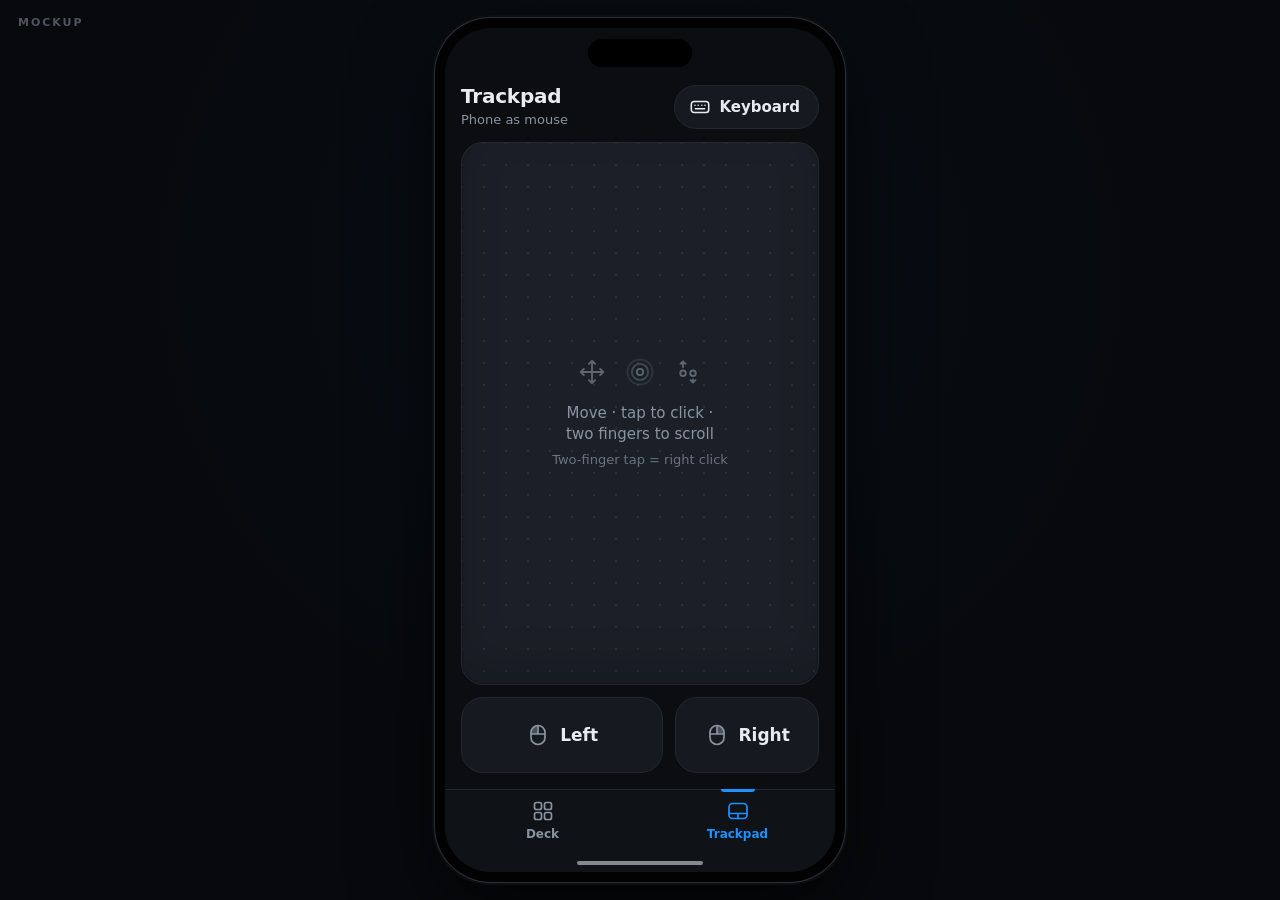
<file: mockup/trackpad.html>
<!doctype html>
<html lang="en">
<head>
<meta charset="utf-8">
<meta name="viewport" content="width=device-width, initial-scale=1, viewport-fit=cover, user-scalable=no">
<meta name="theme-color" content="#0b0d10">
<title>Stream Deck - Trackpad mockup</title>
<style>
:root {
  color-scheme: dark;
  --bg: #0b0d10;
  --tile: #161a20;
  --border: #232830;
  --text: #e8ecf1;
  --muted: #8a93a0;
  --ok: #2ecc71;
  --error: #ff5d5d;
  --accent: #1e90ff;
  --accent-soft: rgba(30, 144, 255, .14);
  --pad: #1b2028;
  --tabbar: #0f1216;
  --sat: env(safe-area-inset-top);
  --sab: env(safe-area-inset-bottom);
  --sal: env(safe-area-inset-left);
  --sar: env(safe-area-inset-right);
}

* {
  box-sizing: border-box;
}

[hidden] {
  display: none !important;
}

html {
  background: var(--bg);
  -webkit-text-size-adjust: 100%;
}

body {
  margin: 0;
  background: var(--bg);
  color: var(--text);
  font-family: system-ui, -apple-system, "Segoe UI", Roboto, sans-serif;
  overflow: hidden;
  -webkit-user-select: none;
  user-select: none;
  -webkit-touch-callout: none;
}

button {
  font: inherit;
  color: inherit;
  -webkit-appearance: none;
  appearance: none;
  -webkit-tap-highlight-color: transparent;
  touch-action: manipulation;
  -webkit-user-select: none;
  user-select: none;
  -webkit-touch-callout: none;
  cursor: pointer;
}

button:focus-visible {
  outline: 2px solid var(--accent);
  outline-offset: 2px;
}

button:focus:not(:focus-visible) {
  outline: none;
}

svg {
  display: block;
  flex: none;
  fill: none;
  stroke: currentColor;
  stroke-width: 1.7;
  stroke-linecap: round;
  stroke-linejoin: round;
}

.mock-label {
  display: none;
}

.phone {
  position: relative;
  width: 100%;
  height: 100vh;
  height: var(--app-h, 100dvh);
}

.screen {
  position: relative;
  display: flex;
  flex-direction: column;
  width: 100%;
  height: 100%;
  overflow: hidden;
  background: var(--bg);
  padding-top: var(--sat);
}

.panels {
  position: relative;
  flex: 1;
  min-width: 0;
  min-height: 0;
}

.panel {
  position: absolute;
  inset: 0;
  padding: 16px;
  padding-left: calc(16px + var(--sal));
  padding-right: calc(16px + var(--sar));
}

/* ---------- tab bar ---------- */

.tabbar {
  display: flex;
  flex: none;
  background: var(--tabbar);
  border-top: 1px solid var(--border);
  padding-bottom: var(--sab);
  padding-left: var(--sal);
  padding-right: var(--sar);
}

.tab {
  position: relative;
  display: flex;
  flex: 1;
  flex-direction: column;
  align-items: center;
  justify-content: center;
  gap: 4px;
  min-height: 60px;
  padding: 8px 4px;
  background: none;
  border: 0;
  border-radius: 0;
  color: var(--muted);
  font-size: 12px;
  font-weight: 600;
  line-height: 1.2;
  transition: color 120ms ease-out;
}

.tab::before {
  content: "";
  position: absolute;
  top: -1px;
  left: 50%;
  width: 34px;
  height: 3px;
  background: var(--accent);
  border-radius: 0 0 3px 3px;
  transform: translateX(-50%) scaleX(0);
  transition: transform 160ms ease-out;
}

.tab[aria-selected="true"] {
  color: var(--accent);
}

.tab[aria-selected="true"]::before {
  transform: translateX(-50%) scaleX(1);
}

.tab svg {
  width: 24px;
  height: 24px;
}

/* ---------- deck tab (recreation of the real page) ---------- */

#panel-deck {
  overflow-y: auto;
  overflow-x: hidden;
  overscroll-behavior: contain;
}

#grid {
  display: grid;
  grid-template-columns: repeat(auto-fill, minmax(150px, 1fr));
  gap: 14px;
}

.tile {
  display: flex;
  flex-direction: column;
  align-items: center;
  justify-content: center;
  gap: 10px;
  min-width: 0;
  aspect-ratio: 1 / 1;
  padding: 12px;
  background: var(--tile);
  border: 1px solid var(--border);
  border-radius: 22px;
  color: var(--text);
  transition: transform 80ms ease-out;
}

.tile:active {
  transform: scale(.96);
}

.tile .icon {
  width: 56%;
  aspect-ratio: 1 / 1;
  border-radius: 10px;
  pointer-events: none;
}

.label {
  max-width: 100%;
  font-size: 15px;
  font-weight: 600;
  line-height: 1.2;
  white-space: nowrap;
  overflow: hidden;
  text-overflow: ellipsis;
}

.flash {
  animation: flash 250ms ease-out;
}

@keyframes flash {
  0% {
    outline: 2px solid var(--ok);
    outline-offset: -2px;
    box-shadow: 0 0 22px rgba(46, 204, 113, .55);
  }
  100% {
    outline: 2px solid transparent;
    outline-offset: -2px;
    box-shadow: 0 0 0 rgba(46, 204, 113, 0);
  }
}

/* ---------- trackpad tab ---------- */

#panel-trackpad {
  display: grid;
  grid-template-columns: minmax(0, 1fr);
  grid-template-rows: auto minmax(0, 1fr) auto;
  grid-template-areas: "head" "pad" "clicks";
  gap: 12px;
}

.tp-head {
  grid-area: head;
  display: flex;
  align-items: center;
  justify-content: space-between;
  gap: 12px;
  min-height: 46px;
}

.tp-titles {
  min-width: 0;
}

h1 {
  margin: 0;
  font-size: 20px;
  font-weight: 700;
  line-height: 24px;
  letter-spacing: -.01em;
}

.sub {
  display: flex;
  align-items: center;
  height: 22px;
  font-size: 13px;
  color: var(--muted);
  white-space: nowrap;
}

.chip {
  display: inline-flex;
  align-items: center;
  gap: 6px;
  height: 22px;
  padding: 0 10px 0 8px;
  background: var(--accent-soft);
  border: 1px solid rgba(30, 144, 255, .35);
  border-radius: 999px;
  color: #6bb7ff;
  font-size: 12px;
  font-weight: 600;
  white-space: nowrap;
}

.chip::before {
  content: "";
  width: 6px;
  height: 6px;
  background: var(--accent);
  border-radius: 50%;
}

.kb-btn {
  display: inline-flex;
  flex: none;
  align-items: center;
  justify-content: center;
  gap: 8px;
  height: 44px;
  padding: 0 18px 0 14px;
  background: var(--tile);
  border: 1px solid var(--border);
  border-radius: 999px;
  font-size: 15px;
  font-weight: 600;
  transition: transform 80ms ease-out, border-color 120ms ease-out, background 120ms ease-out, color 120ms ease-out;
}

.kb-btn svg {
  width: 22px;
  height: 22px;
}

.kb-btn:active {
  transform: scale(.96);
}

.kb-btn[aria-pressed="true"] {
  background: var(--accent-soft);
  border-color: var(--accent);
  color: var(--accent);
}

.pad {
  position: relative;
  grid-area: pad;
  min-height: 0;
  overflow: hidden;
  background-color: var(--pad);
  background-image: radial-gradient(circle, rgba(255, 255, 255, .07) 1px, transparent 1.4px);
  background-size: 22px 22px;
  background-position: 11px 11px;
  border: 1px solid var(--border);
  border-radius: 22px;
  box-shadow:
    inset 0 1px 0 rgba(255, 255, 255, .04),
    inset 0 0 0 1px rgba(0, 0, 0, .25),
    inset 0 -18px 40px rgba(0, 0, 0, .18);
  touch-action: none;
  -webkit-user-select: none;
  user-select: none;
  -webkit-touch-callout: none;
  -webkit-tap-highlight-color: transparent;
  transition: border-color 120ms ease-out, box-shadow 160ms ease-out;
}

.pad.touched {
  border-color: var(--accent);
  box-shadow:
    inset 0 0 0 1px rgba(30, 144, 255, .55),
    inset 0 0 36px rgba(30, 144, 255, .16),
    0 0 22px rgba(30, 144, 255, .28);
}

.pad-hint {
  position: absolute;
  inset: 0;
  display: flex;
  flex-direction: column;
  align-items: center;
  justify-content: center;
  gap: 6px;
  padding: 24px;
  color: var(--muted);
  text-align: center;
  pointer-events: none;
  transition: opacity 180ms ease-out;
}

.pad.touched .pad-hint {
  opacity: 0;
}

.gestures {
  display: flex;
  gap: 18px;
  margin-bottom: 10px;
  opacity: .6;
}

.gestures svg {
  width: 30px;
  height: 30px;
  stroke-width: 1.5;
}

.pad-hint p {
  margin: 0;
  max-width: 30ch;
  text-wrap: balance;
  font-size: 15px;
  font-weight: 500;
  line-height: 1.4;
}

.pad-hint .hint2 {
  font-size: 13px;
  font-weight: 400;
  color: #697280;
}

.dot {
  position: absolute;
  left: 0;
  top: 0;
  width: 60px;
  height: 60px;
  margin: -30px 0 0 -30px;
  background: radial-gradient(circle, rgba(30, 144, 255, .5) 0%, rgba(30, 144, 255, .22) 55%, rgba(30, 144, 255, .08) 100%);
  border: 2px solid rgba(30, 144, 255, .85);
  border-radius: 50%;
  box-shadow: 0 0 22px rgba(30, 144, 255, .45);
  pointer-events: none;
  will-change: transform;
}

.ripple {
  position: absolute;
  left: 0;
  top: 0;
  width: 60px;
  height: 60px;
  margin: -30px 0 0 -30px;
  border: 2px solid var(--accent);
  border-radius: 50%;
  pointer-events: none;
  animation: ripple 420ms ease-out forwards;
}

@keyframes ripple {
  0% {
    opacity: .85;
    scale: .5;
  }
  100% {
    opacity: 0;
    scale: 2.1;
  }
}

.scroll-chip {
  position: absolute;
  top: 14px;
  left: 50%;
  display: inline-flex;
  align-items: center;
  gap: 6px;
  height: 30px;
  padding: 0 14px 0 10px;
  background: rgba(11, 13, 16, .85);
  border: 1px solid var(--accent);
  border-radius: 999px;
  color: var(--accent);
  font-size: 13px;
  font-weight: 600;
  pointer-events: none;
  transform: translateX(-50%);
}

.scroll-chip svg {
  width: 16px;
  height: 16px;
}

.clicks {
  grid-area: clicks;
  display: flex;
  gap: 12px;
  height: 76px;
}

.click {
  display: flex;
  align-items: center;
  justify-content: center;
  gap: 10px;
  min-width: 0;
  min-height: 64px;
  padding: 0 12px;
  background: var(--tile);
  border: 1px solid var(--border);
  border-radius: 22px;
  color: var(--text);
  font-size: 17px;
  font-weight: 600;
  touch-action: none;
  transition: transform 80ms ease-out, background 80ms ease-out, border-color 80ms ease-out;
}

.click[data-btn="left"] {
  flex: 3;
}

.click[data-btn="right"] {
  flex: 2;
}

.click svg {
  width: 24px;
  height: 24px;
  color: var(--muted);
}

.click svg .fill {
  fill: currentColor;
  stroke: none;
  opacity: 0;
}

.click[data-btn="left"] svg .fill-l,
.click[data-btn="right"] svg .fill-r {
  opacity: .45;
}

.click.pressed,
.click:active {
  transform: scale(.97);
  background: #0f1318;
  border-color: var(--accent);
}

.click.pressed svg,
.click:active svg {
  color: var(--accent);
}

.click.pressed svg .fill,
.click:active svg .fill {
  opacity: 0;
}

.click.pressed[data-btn="left"] svg .fill-l,
.click.pressed[data-btn="right"] svg .fill-r,
.click[data-btn="left"]:active svg .fill-l,
.click[data-btn="right"]:active svg .fill-r {
  opacity: .9;
}

.kb-input {
  position: absolute;
  top: 0;
  left: 0;
  width: 1px;
  height: 1px;
  margin: 0;
  padding: 0;
  border: 0;
  opacity: 0;
  font-size: 16px;
  pointer-events: none;
  -webkit-user-select: text;
  user-select: text;
}

/* ---------- landscape phone ---------- */

@media (orientation: landscape) and (max-height: 500px) {
  .screen {
    flex-direction: row;
  }

  .tabbar {
    order: -1;
    flex-direction: column;
    justify-content: center;
    gap: 6px;
    width: calc(76px + var(--sal));
    padding: 8px 0 calc(8px + var(--sab)) var(--sal);
    border-top: 0;
    border-right: 1px solid var(--border);
  }

  .tab {
    flex: none;
    min-height: 64px;
    padding: 6px 4px;
  }

  .tab::before {
    top: 50%;
    left: 0;
    width: 3px;
    height: 34px;
    border-radius: 0 3px 3px 0;
    transform: translateY(-50%) scaleY(0);
  }

  .tab[aria-selected="true"]::before {
    transform: translateY(-50%) scaleY(1);
  }

  .panel {
    padding: 12px;
    padding-left: 14px;
    padding-right: calc(14px + var(--sar));
    padding-bottom: calc(12px + var(--sab));
  }

  #grid {
    grid-template-columns: repeat(4, minmax(0, 1fr));
    align-content: center;
    min-height: 100%;
  }

  #panel-trackpad {
    grid-template-columns: minmax(0, 1fr) minmax(180px, 30%);
    grid-template-rows: auto minmax(0, 1fr);
    grid-template-areas: "pad head" "pad clicks";
  }

  .tp-head {
    flex-direction: column-reverse;
    align-items: stretch;
    justify-content: flex-start;
    gap: 8px;
    min-height: 0;
  }

  h1 {
    display: none;
  }

  .kb-btn {
    justify-content: center;
    width: 100%;
  }

  .sub {
    justify-content: center;
  }

  .clicks {
    flex-direction: column;
    height: auto;
  }

  .click[data-btn="left"],
  .click[data-btn="right"] {
    flex: 1;
    min-height: 0;
    font-size: 18px;
  }

  .gestures {
    margin-bottom: 4px;
  }

  .scroll-chip {
    top: 10px;
  }
}

/* ---------- desktop review frame ---------- */

@media (min-width: 601px) and (min-height: 501px) {
  html,
  body {
    background: #07090c;
  }

  body {
    display: flex;
    flex-direction: column;
    align-items: center;
    justify-content: center;
    min-height: 100vh;
    padding: 18px 0;
    overflow-y: auto;
    background:
      radial-gradient(ellipse at 50% 30%, rgba(30, 144, 255, .05), transparent 60%),
      #07090c;
  }

  .mock-label {
    display: block;
    position: fixed;
    top: 16px;
    left: 18px;
    color: #4d5560;
    font-size: 11px;
    font-weight: 600;
    letter-spacing: .18em;
  }

  .phone {
    flex: none;
    width: 390px;
    height: 844px;
    padding: 10px;
    box-sizing: content-box;
    background: #020203;
    border-radius: 56px;
    box-shadow:
      0 0 0 1px #2a2f37,
      0 0 0 3px #0c0e11,
      0 30px 80px rgba(0, 0, 0, .65);
  }

  .screen {
    border-radius: 46px;
    --sat: 40px;
    --sab: 22px;
  }

  .screen::before {
    content: "";
    position: absolute;
    top: 11px;
    left: 50%;
    z-index: 5;
    width: 104px;
    height: 28px;
    background: #000;
    border-radius: 999px;
    transform: translateX(-50%);
    pointer-events: none;
  }

  .screen::after {
    content: "";
    position: absolute;
    bottom: 7px;
    left: 50%;
    z-index: 5;
    width: 126px;
    height: 4px;
    background: rgba(232, 236, 241, .55);
    border-radius: 999px;
    transform: translateX(-50%);
    pointer-events: none;
  }
}

@media (prefers-reduced-motion: reduce) {
  .tile,
  .kb-btn,
  .click,
  .tab,
  .tab::before,
  .pad,
  .pad-hint {
    transition: none;
  }

  .flash {
    animation: none;
  }

  .ripple {
    animation: none;
    opacity: .5;
    scale: 1.2;
  }
}
</style>
</head>
<body>
<div class="mock-label" aria-hidden="true">MOCKUP</div>
<div class="phone">
<div class="screen" id="app">

<div class="panels">

<section class="panel" id="panel-deck" role="tabpanel" aria-labelledby="tab-deck" hidden>
<main id="grid">
<button type="button" class="tile" aria-label="Steam"><span class="icon" style="background:#6f6540"></span><span class="label">Steam</span></button>
<button type="button" class="tile" aria-label="Discord"><span class="icon" style="background:#7a8091"></span><span class="label">Discord</span></button>
<button type="button" class="tile" aria-label="SimHub"><span class="icon" style="background:#b040c0"></span><span class="label">SimHub</span></button>
<button type="button" class="tile" aria-label="SimMotion"><span class="icon" style="background:#56ad5a"></span><span class="label">SimMotion</span></button>
</main>
</section>

<section class="panel" id="panel-trackpad" role="tabpanel" aria-labelledby="tab-trackpad">
<header class="tp-head">
  <div class="tp-titles">
    <h1>Trackpad</h1>
    <div class="sub">
      <span class="hint" id="kbHint">Phone as mouse</span>
      <span class="chip" id="kbChip" hidden>Keyboard on &middot; <span id="kbCount">0 keys</span> sent</span>
    </div>
  </div>
  <button type="button" class="kb-btn" id="kbBtn" aria-label="Keyboard" aria-pressed="false">
    <svg viewBox="0 0 24 24" aria-hidden="true"><rect x="2.5" y="6" width="19" height="12" rx="3"/><path d="M6.5 10h.01M10 10h.01M14 10h.01M17.5 10h.01M7 14h10"/></svg>
    <span>Keyboard</span>
  </button>
</header>

<div class="pad" id="pad">
  <div class="pad-hint">
    <div class="gestures" aria-hidden="true">
      <svg viewBox="0 0 24 24"><path d="M12 3v18M3 12h18M12 3l-2.5 2.5M12 3l2.5 2.5M12 21l-2.5-2.5M12 21l2.5-2.5M3 12l2.5-2.5M3 12l2.5 2.5M21 12l-2.5-2.5M21 12l-2.5 2.5"/></svg>
      <svg viewBox="0 0 24 24"><circle cx="12" cy="12" r="2.5"/><circle cx="12" cy="12" r="6.5" opacity=".6"/><circle cx="12" cy="12" r="10" opacity=".3"/></svg>
      <svg viewBox="0 0 24 24"><circle cx="8" cy="13" r="2.2"/><circle cx="16" cy="13" r="2.2"/><path d="M8 8V3.5M6 5.5l2-2 2 2M16 18v2.5M14 18.5l2 2 2-2"/></svg>
    </div>
    <p>Move &middot; tap to click &middot; two fingers to scroll</p>
    <p class="hint2">Two-finger tap = right click</p>
  </div>
  <div class="scroll-chip" id="scrollChip" hidden>
    <svg viewBox="0 0 24 24" aria-hidden="true"><path d="M12 4v16M8 8l4-4 4 4M8 16l4 4 4-4"/></svg>
    <span>Scroll</span>
  </div>
</div>

<div class="clicks">
  <button type="button" class="click" data-btn="left" aria-label="Left click">
    <svg viewBox="0 0 24 24" aria-hidden="true"><rect x="5" y="2.5" width="14" height="19" rx="7"/><path d="M5 11h14M12 2.5V11"/><path class="fill fill-l" d="M12 2.5v8.5H5V9.5a7 7 0 0 1 7-7z"/><path class="fill fill-r" d="M12 2.5a7 7 0 0 1 7 7V11h-7z"/></svg>
    <span>Left</span>
  </button>
  <button type="button" class="click" data-btn="right" aria-label="Right click">
    <svg viewBox="0 0 24 24" aria-hidden="true"><rect x="5" y="2.5" width="14" height="19" rx="7"/><path d="M5 11h14M12 2.5V11"/><path class="fill fill-l" d="M12 2.5v8.5H5V9.5a7 7 0 0 1 7-7z"/><path class="fill fill-r" d="M12 2.5a7 7 0 0 1 7 7V11h-7z"/></svg>
    <span>Right</span>
  </button>
</div>
</section>

</div>

<nav class="tabbar" role="tablist" aria-label="Sections">
  <button type="button" class="tab" id="tab-deck" role="tab" aria-selected="false" aria-controls="panel-deck" tabindex="-1">
    <svg viewBox="0 0 24 24" aria-hidden="true"><rect x="3.5" y="3.5" width="7" height="7" rx="2"/><rect x="13.5" y="3.5" width="7" height="7" rx="2"/><rect x="3.5" y="13.5" width="7" height="7" rx="2"/><rect x="13.5" y="13.5" width="7" height="7" rx="2"/></svg>
    <span>Deck</span>
  </button>
  <button type="button" class="tab" id="tab-trackpad" role="tab" aria-selected="true" aria-controls="panel-trackpad">
    <svg viewBox="0 0 24 24" aria-hidden="true"><rect x="3" y="4.5" width="18" height="15" rx="3.5"/><path d="M3 14.5h18M12 14.5v5"/></svg>
    <span>Trackpad</span>
  </button>
</nav>

<input class="kb-input" id="kbInput" type="text" inputmode="text" autocapitalize="off" autocorrect="off" autocomplete="off" spellcheck="false" enterkeyhint="send" tabindex="-1" aria-label="Typing here sends keys to the PC">

</div>
</div>

<script>
(function () {
  "use strict";

  var tabs = Array.prototype.slice.call(document.querySelectorAll(".tab"));
  var panels = {
    deck: document.getElementById("panel-deck"),
    trackpad: document.getElementById("panel-trackpad")
  };
  var kbInput = document.getElementById("kbInput");
  var kbBtn = document.getElementById("kbBtn");
  var kbChip = document.getElementById("kbChip");
  var kbHint = document.getElementById("kbHint");
  var kbCount = document.getElementById("kbCount");
  var pad = document.getElementById("pad");
  var scrollChip = document.getElementById("scrollChip");

  /* ---------- tabs ---------- */

  function selectTab(name, focusTab) {
    kbInput.blur();
    tabs.forEach(function (tab) {
      var on = tab.id === "tab-" + name;
      tab.setAttribute("aria-selected", on ? "true" : "false");
      tab.tabIndex = on ? 0 : -1;
      panels[tab.id.slice(4)].hidden = !on;
      if (on && focusTab) tab.focus();
    });
  }

  tabs.forEach(function (tab, i) {
    tab.addEventListener("click", function () {
      selectTab(tab.id.slice(4));
    });
    tab.addEventListener("keydown", function (e) {
      var next = null;
      if (e.key === "ArrowRight") next = tabs[(i + 1) % tabs.length];
      else if (e.key === "ArrowLeft") next = tabs[(i + tabs.length - 1) % tabs.length];
      else if (e.key === "Home") next = tabs[0];
      else if (e.key === "End") next = tabs[tabs.length - 1];
      if (next) {
        e.preventDefault();
        selectTab(next.id.slice(4), true);
      }
    });
  });

  selectTab("trackpad");

  /* ---------- deck tiles (visual flash only) ---------- */

  Array.prototype.forEach.call(document.querySelectorAll(".tile"), function (tile) {
    tile.addEventListener("click", function () {
      tile.classList.remove("flash");
      void tile.offsetWidth;
      tile.classList.add("flash");
    });
    tile.addEventListener("animationend", function () {
      tile.classList.remove("flash");
    });
  });

  /* ---------- pad ---------- */

  var touches = new Map();
  var gestureMax = 0;

  function padPoint(e) {
    var r = pad.getBoundingClientRect();
    return { x: e.clientX - r.left - pad.clientLeft, y: e.clientY - r.top - pad.clientTop };
  }

  function place(el, p) {
    el.style.transform = "translate(" + p.x + "px," + p.y + "px)";
  }

  function syncPad() {
    pad.classList.toggle("touched", touches.size > 0);
    scrollChip.hidden = touches.size < 2;
  }

  function ripple(p) {
    var r = document.createElement("div");
    r.className = "ripple";
    r.style.left = p.x + "px";
    r.style.top = p.y + "px";
    pad.appendChild(r);
    r.addEventListener("animationend", function () { r.remove(); });
    setTimeout(function () { r.remove(); }, 600);
  }

  function release(e) {
    var t = touches.get(e.pointerId);
    if (!t) return;
    var p = padPoint(e);
    var quick = performance.now() - t.t0 < 320;
    var still = Math.hypot(p.x - t.x0, p.y - t.y0) < 12;
    if (e.type === "pointerup" && quick && still) ripple(p);
    t.dot.remove();
    touches.delete(e.pointerId);
    if (touches.size === 0) gestureMax = 0;
    syncPad();
  }

  pad.addEventListener("pointerdown", function (e) {
    if (touches.has(e.pointerId) || touches.size >= 2) return;
    e.preventDefault();
    try { pad.setPointerCapture(e.pointerId); } catch (err) {}
    var p = padPoint(e);
    var dot = document.createElement("div");
    dot.className = "dot";
    place(dot, p);
    pad.appendChild(dot);
    touches.set(e.pointerId, { dot: dot, x0: p.x, y0: p.y, t0: performance.now() });
    gestureMax = Math.max(gestureMax, touches.size);
    syncPad();
  });

  pad.addEventListener("pointermove", function (e) {
    var t = touches.get(e.pointerId);
    if (t) place(t.dot, padPoint(e));
  });

  pad.addEventListener("pointerup", release);
  pad.addEventListener("pointercancel", release);
  pad.addEventListener("contextmenu", function (e) { e.preventDefault(); });

  /* ---------- left / right buttons ---------- */

  Array.prototype.forEach.call(document.querySelectorAll(".click"), function (btn) {
    function down() { btn.classList.add("pressed"); }
    function up() { btn.classList.remove("pressed"); }
    btn.addEventListener("pointerdown", function (e) {
      try { btn.setPointerCapture(e.pointerId); } catch (err) {}
      down();
    });
    btn.addEventListener("pointerup", up);
    btn.addEventListener("pointercancel", up);
    btn.addEventListener("lostpointercapture", up);
    btn.addEventListener("keydown", function (e) {
      if (e.key === " " || e.key === "Enter") down();
    });
    btn.addEventListener("keyup", up);
    btn.addEventListener("blur", up);
    btn.addEventListener("contextmenu", function (e) { e.preventDefault(); });
  });

  /* ---------- keyboard ---------- */

  var keys = 0;

  function renderKeys() {
    kbCount.textContent = keys + (keys === 1 ? " key" : " keys");
  }

  function syncKb() {
    var on = document.activeElement === kbInput;
    kbBtn.setAttribute("aria-pressed", on ? "true" : "false");
    kbChip.hidden = !on;
    kbHint.hidden = on;
  }

  var wasOpen = false;
  kbBtn.addEventListener("pointerdown", function () {
    wasOpen = document.activeElement === kbInput;
  });
  kbBtn.addEventListener("mousedown", function (e) {
    e.preventDefault();
  });
  kbBtn.addEventListener("click", function (e) {
    var open = e.detail === 0 ? document.activeElement === kbInput : wasOpen;
    if (open) kbInput.blur();
    else kbInput.focus({ preventScroll: true });
  });

  kbInput.addEventListener("focus", syncKb);
  kbInput.addEventListener("blur", syncKb);

  kbInput.addEventListener("keydown", function (e) {
    if (e.key === "Backspace" || e.key === "Enter") {
      keys += 1;
      renderKeys();
    }
  });

  kbInput.addEventListener("input", function (e) {
    if (e.isComposing) return;
    var type = e.inputType || "";
    if (type.indexOf("delete") !== 0 && type !== "insertLineBreak") {
      keys += e.data ? e.data.length : 1;
      renderKeys();
    }
    kbInput.value = "";
  });

  kbInput.addEventListener("compositionend", function (e) {
    keys += e.data ? e.data.length : 1;
    renderKeys();
    kbInput.value = "";
  });

  renderKeys();
  syncKb();

  /* ---------- keep the app above the on-screen keyboard ---------- */

  if (window.visualViewport) {
    var vv = window.visualViewport;
    var syncViewport = function () {
      document.documentElement.style.setProperty("--app-h", vv.height + "px");
      if (window.scrollY) window.scrollTo(0, 0);
    };
    vv.addEventListener("resize", syncViewport);
    vv.addEventListener("scroll", syncViewport);
  }
})();
</script>
</body>
</html>
</file>
